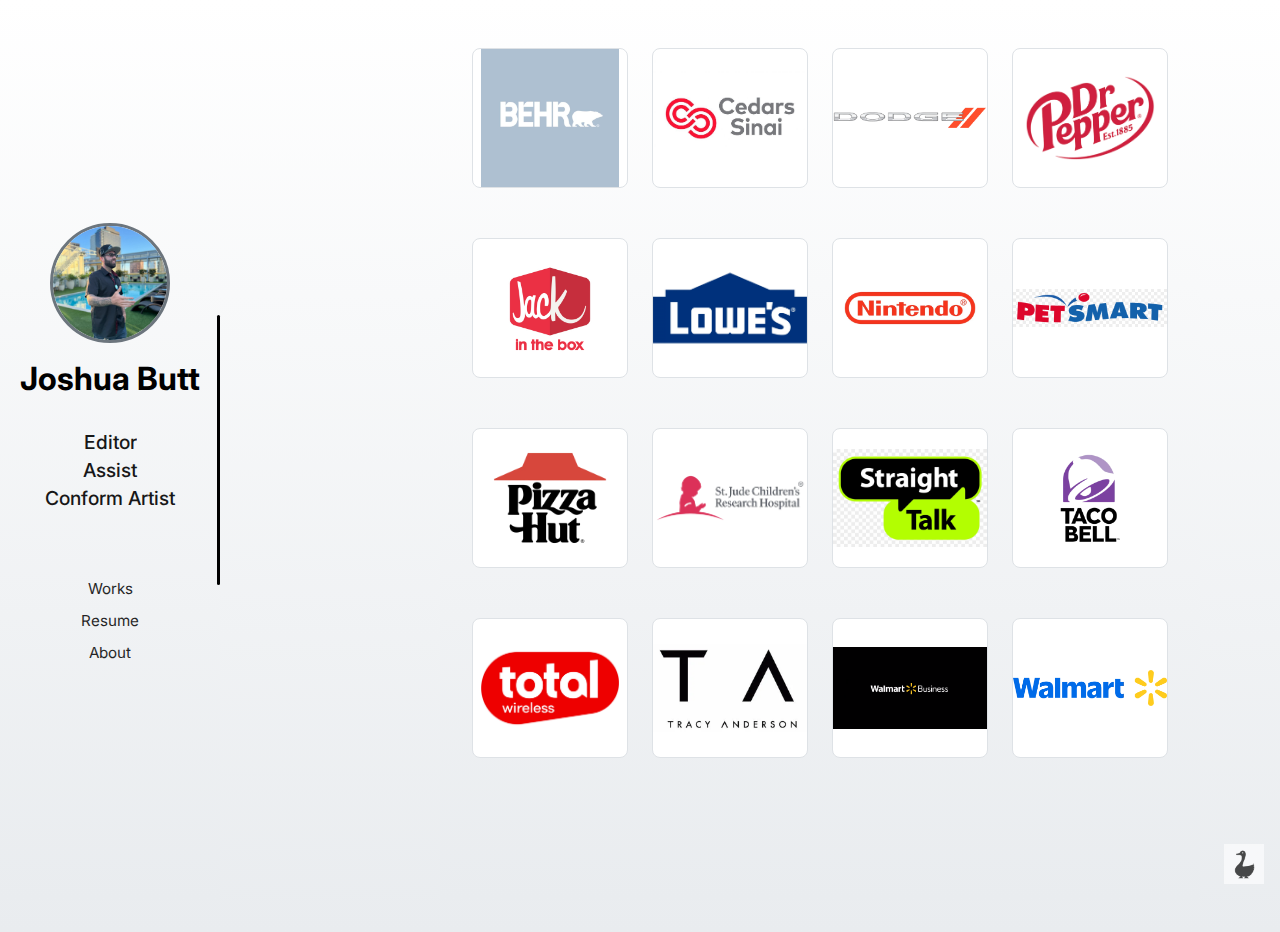
<file: index.html>
<!DOCTYPE html>
<html lang="en">
<head>
  <meta charset="UTF-8" />
  <meta name="viewport" content="width=device-width, initial-scale=1.0"/>
  <title>Joshua Butt / Editor</title>
  <link rel="stylesheet" href="style.css" />
  <link rel="preconnect" href="https://fonts.googleapis.com">
  <link rel="preconnect" href="https://fonts.gstatic.com" crossorigin>
  <link href="https://fonts.googleapis.com/css2?family=Inter:ital,opsz,wght@0,14..32,100..900;1,14..32,100..900&display=swap" rel="stylesheet">
  <meta name="description" content="Joshua Butt is a commercial editor based in Los Angeles, working with brands like Walmart, Behr, Verizon, and Nintendo.">
  <meta property="og:title" content="Joshua Butt / Editor">
  <meta property="og:description" content="Joshua Butt is a commercial editor based in Los Angeles, working with brands like Walmart, Behr, Verizon, and Nintendo.">
  <meta property="og:type" content="website">
  <meta property="og:image" content="images/jbprofileimg.jpeg">
  <meta property="og:url" content="https://yourdomain.com/">
  <link rel="icon" href="favicon.ico" type="image/x-icon">
</head>
<body>
  <div class="container">
    <!-- ── Sidebar ───────────────────────────────────────── -->
    <aside class="sidebar" role="complementary">
      <img class="avatar" src="images/jbprofileimg.jpeg" alt="Joshua Butt avatar" width="120" height="120">
      <h1 class="site-title">Joshua Butt</h1>
      
      <div class="roles-box">
        <h2 class="site-subtitle">Editor</h2>
        <h3 class="site-subtitle">Assist</h3>
        <h3 class="site-subtitle">Conform Artist</h3>
      </div>

      <div class="nav-box">
        <nav class="sidebar-nav">
          <ul>
            <li><a href="#works">Works</a></li>
            <li><a href="#resume">Resume</a></li>
            <li><a href="about.html">About</a></li>
          </ul>
        </nav>
      </div>
    </aside>

    <!-- ── Main content ──────────────────────────────────── -->
    <main class="content" id="main-content" role="main">
      <h1 class="page-title"></h1>
      <div class="gallery"></div>
    </main>
  </div>

  <footer role="contentinfo">
    <img class="goose-logo" src="images/gooselogo.png" alt="Goose logo" width="40" height="40">
  </footer>

  <script src="index.js" defer></script>
  <script src="goose.js" defer></script>
</body>
</html>
</file>
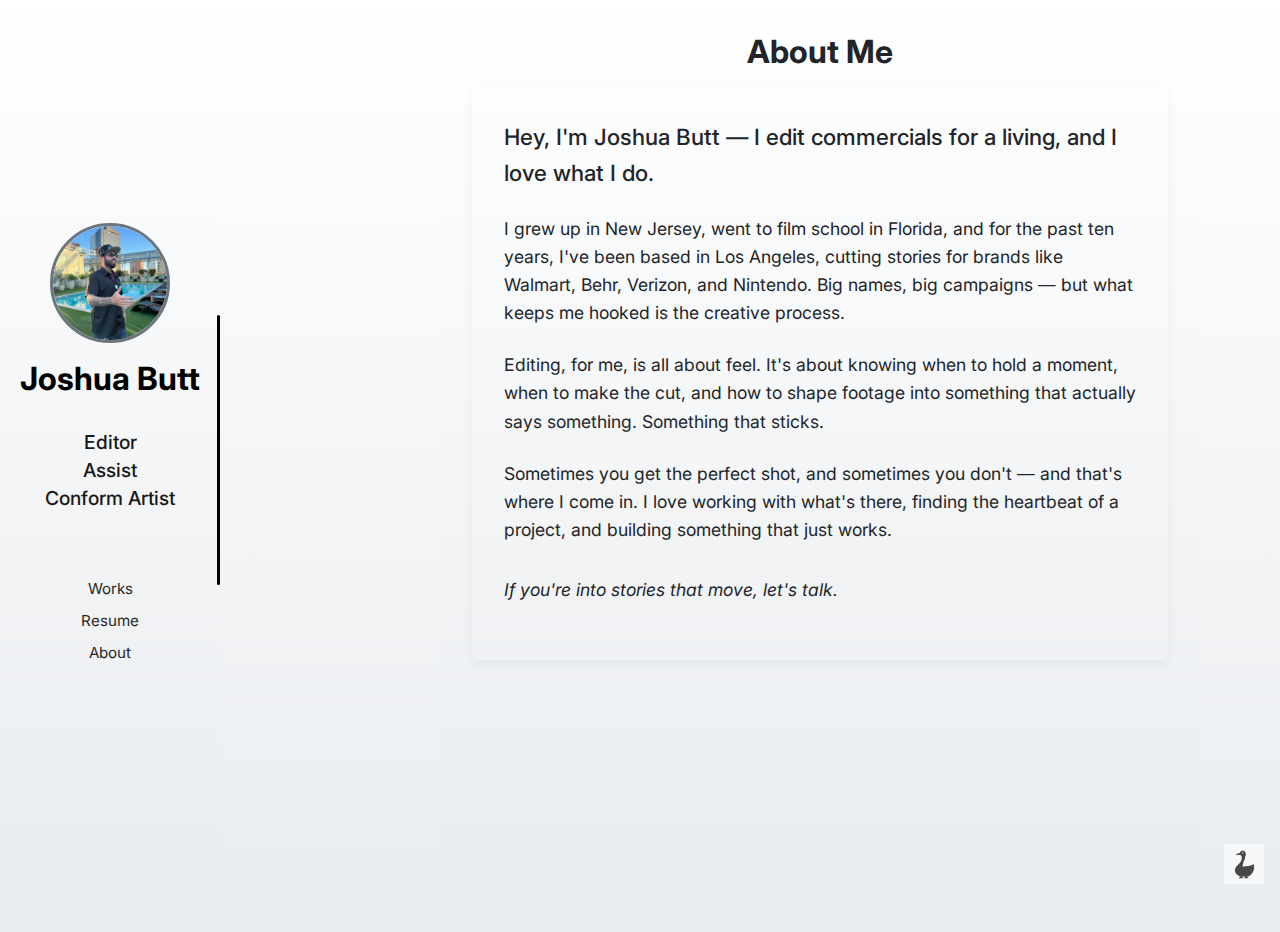
<file: about.html>
<!DOCTYPE html>
<html lang="en">
<head>
  <meta charset="UTF-8" />
  <meta name="viewport" content="width=device-width, initial-scale=1.0"/>
  <meta name="description" content="About Joshua Butt, a commercial editor based in Los Angeles, passionate about storytelling and editing for top brands.">
  <meta property="og:title" content="Joshua Butt / About">
  <meta property="og:description" content="About Joshua Butt, a commercial editor based in Los Angeles, passionate about storytelling and editing for top brands.">
  <meta property="og:type" content="website">
  <meta property="og:image" content="images/jbprofileimg.jpeg">
  <meta property="og:url" content="https://yourdomain.com/about.html">
  <title>Joshua Butt / About</title>
  <link rel="stylesheet" href="style.css" />
  <link rel="preconnect" href="https://fonts.googleapis.com">
  <link rel="preconnect" href="https://fonts.gstatic.com" crossorigin>
  <link href="https://fonts.googleapis.com/css2?family=Inter:ital,opsz,wght@0,14..32,100..900;1,14..32,100..900&display=swap" rel="stylesheet">
  <link rel="icon" href="favicon.ico" type="image/x-icon">
</head>
<body>
  <div class="container">
    <!-- ── Sidebar ───────────────────────────────────────── -->
    <aside class="sidebar" role="complementary">
      <img class="avatar" src="images/jbprofileimg.jpeg" alt="Joshua Butt avatar" width="120" height="120">
      <h1 class="site-title">Joshua Butt</h1>
      
      <div class="roles-box">
        <h2 class="site-subtitle">Editor</h2>
        <h3 class="site-subtitle">Assist</h3>
        <h3 class="site-subtitle">Conform Artist</h3>
      </div>

      <div class="nav-box">
        <nav class="sidebar-nav">
          <ul>
            <li><a href="index.html">Works</a></li>
            <li><a href="#resume">Resume</a></li>
            <li><a href="about.html">About</a></li>
          </ul>
        </nav>
      </div>
    </aside>

    <!-- ── Main content ──────────────────────────────────── -->
    <main class="content" id="main-content" role="main">
      <h1 class="page-title">About Me</h1>
      <div class="about-content">
        <p class="about-intro">Hey, I'm Joshua Butt — I edit commercials for a living, and I love what I do.</p>
        
        <p>I grew up in New Jersey, went to film school in Florida, and for the past ten years, I've been based in Los Angeles, cutting stories for brands like Walmart, Behr, Verizon, and Nintendo. Big names, big campaigns — but what keeps me hooked is the creative process.</p>
        
        <p>Editing, for me, is all about feel. It's about knowing when to hold a moment, when to make the cut, and how to shape footage into something that actually says something. Something that sticks.</p>
        
        <p>Sometimes you get the perfect shot, and sometimes you don't — and that's where I come in. I love working with what's there, finding the heartbeat of a project, and building something that just works.</p>
        
        <p class="about-cta">If you're into stories that move, let's talk.</p>
      </div>
    </main>
  </div>

  <footer role="contentinfo">
    <img class="goose-logo" src="images/gooselogo.png" alt="Goose logo" width="40" height="40">
  </footer>

  <script src="goose.js" defer></script>
</body>
</html>
</file>
<file: style.css>
/*  ───────────────────────────
    ① COLOR SYSTEM  (cool greys)
    ─────────────────────────── */
    :root{
      /* swatch‑based */
      --gray‑100:#F8F9FA;  /* eggshell / tile face */
      --gray‑200:#E9ECEF;  /* very light surface    */
      --gray‑300:#DEE2E6;  /* light divider / hover */
      --gray‑400:#CED4DA;  /* card / sidebar base   */
    
      /* generated darker steps (same hue) */
      --gray‑500:#ADB5BD;
      --gray‑600:#6C757D;
      --gray‑700:#495057;
      --gray‑800:#343A40;
      --gray‑900:#212529;
    
      /* role aliases */
      --bg‑page:var(--gray‑100);
      --bg‑surface:var(--gray‑200);
      --bg‑surface‑hover:var(--gray‑300);
    
      --clr‑sidebar:var(--gray‑700);
      --clr‑sidebar‑accent:var(--gray‑600);
    
      --txt‑primary:var(--gray‑900);
      --txt‑secondary:var(--gray‑600);
    
      --radius:8px;
      --transition:.3s ease;
    }
    
    /*  ───────────────────────────
        ② BASE / RESET
        ─────────────────────────── */
    *{margin:0;padding:0;box-sizing:border-box;}
    
    body{
      font-family: 'Inter', sans-serif;
      font-optical-sizing: auto;
      font-weight: 400;
      font-style: normal;
      background: linear-gradient(180deg, #FFFFFF 0%, #e9ecef 100%);
      color:var(--txt‑primary);
      min-height:100vh;
      display:flex;
      flex-direction:column;
      margin:0;
      padding:0;
      overflow-x:hidden;
    }
    
    a{color:inherit;text-decoration:none;}
    
    .container{
      flex:1;
      display:flex;
      max-width:1200px;
      margin:0;
      padding:0;
      min-height:100vh;
      position:relative;
    }
    
    /*  ───────────────────────────
        ③ SIDEBAR
        ─────────────────────────── */
    .sidebar{
      position:fixed;
      top:0;
      left:0;
      bottom:0;
      width:220px;
      margin:0;
      padding:2rem 1rem;
    
      background: linear-gradient(180deg, #FFFFFF 0%, #e9ecef 100%);
      color: #000000;
      position: relative;
    
      display:flex;
      flex-direction:column;
      justify-content:center;
      text-align:center;
    }
    
    .sidebar::after {
      content: '';
      position: absolute;
      right: 0;
      top: 50%;
      transform: translateY(-50%);
      width: 3px;
      height: 30%;
      background: #000000;
      border-radius: 4px;
    }
    
    .avatar{
      width:120px;height:120px;
      border-radius:50%;
      object-fit:cover;
      margin:0 auto 1rem;
      border:3px solid var(--clr‑sidebar‑accent);
    }
    
    .site-title{
      font-size:2rem;
      margin-bottom:1rem;
      font-weight:700;
      color: #000000;
    }
    
    .roles-box {
      padding: 1rem;
      margin-bottom: 2rem;
    }
    
    .nav-box {
      padding: 1rem;
    }
    
    .site-subtitle{
      font-size:1.2rem;
      margin-bottom:0.25rem !important;
      font-weight:500;
      color: #000000;
      opacity:0.9;
    }
    
    .site-subtitle:last-of-type {
      margin-bottom: 0;
    }
    
    .sidebar-nav ul{list-style:none;}
    .sidebar-nav li+li{margin-top:.75rem;}
    
    .sidebar-nav a{
      font-size:.95rem;
      color: #000000;
      opacity:.85;
      transition:opacity var(--transition);
    }
    .sidebar-nav a:hover{opacity:1;text-decoration:underline;}
    
    .sidebar-nav a[href*="index.html"],
    .sidebar-nav a[href*="#works"],
    .sidebar-nav a[href*="#resume"],
    .sidebar-nav a[href*="about.html"] {
      position: relative;
      z-index: 1;
      transition: background var(--transition), color var(--transition), font-weight var(--transition);
      border-radius: var(--radius);
      padding: 0.25em 0.75em;
    }
    
    .sidebar-nav a[href*="index.html"]:hover,
    .sidebar-nav a[href*="#works"]:hover,
    .sidebar-nav a[href*="#resume"]:hover,
    .sidebar-nav a[href*="about.html"]:hover {
      background: var(--bg-surface-hover);
      color: var(--txt-primary);
      font-weight: 600;
      text-decoration: none;
      box-shadow: 0 2px 8px rgba(0,0,0,0.07);
    }
    
    /*  ───────────────────────────
        ④ MAIN CONTENT
        ─────────────────────────── */
    .content{
      flex:1;
      width:100%;
      padding:2rem;
      margin-left:220px;
      background: linear-gradient(180deg, #FFFFFF 0%, #e9ecef 100%);
    }
    
    .page-title{
      text-align:center;
      margin-bottom:1rem;
      font-size:2rem;
      font-weight:700;
      color:var(--txt‑primary);
    }
    
    /*  ───────────────────────────
        ⑤ GALLERY
        ─────────────────────────── */
    .gallery{
      display:flex;
      flex-direction:column;
      gap:1.5rem;
    }
    
    /* row with four logos */
    .logo-row{
      display:grid;
      grid-template-columns:repeat(4,1fr);
      gap:1.5rem;
    }
    
    /* individual logo tile */
    .tile{
      height:140px;
      background:#fff;          /* ← pure white */
      border:1px solid var(--gray‑300);
      border-radius:var(--radius);
    
      display:flex;
      justify-content:center;
      align-items:center;
    
      cursor:pointer;
      transition:transform var(--transition),box-shadow var(--transition),background var(--transition);
    }
    .tile:hover{
      background:var(--bg‑surface‑hover);
      transform:translateY(-2px) scale(1.04);
      box-shadow:0 12px 22px rgba(0,0,0,.12);
    }
    .tile img{
      max-width:100%;
      max-height:100%;
      object-fit:contain;
      display:block;
    }
    
    /*  ───────────────────────────
        ⑥ VIDEO PANEL  (same slide / fade anim)
        ─────────────────────────── */
    .video-row{
      background:var(--bg‑surface);
      border:1px solid var(--gray‑300);
      border-radius:var(--radius);
    
      overflow:hidden;
      max-height:0;
      opacity:0;
      padding:0 1.2rem;
      transition:
        max-height .45s ease,
        opacity    .35s ease .05s,
        padding    .35s ease;
    }
    .video-row.open{
      max-height:800px;
      opacity:1;
      padding:1.2rem;
    }
    
    .video-row h3{
      margin-bottom:.75rem;
      color:var(--txt‑primary);
    }
    
    .video-links{
      display:flex;
      flex-wrap:wrap;
      gap:.75rem;
    }
    .video-links iframe{
      flex:1 1 260px;
      min-width:240px;
      height:150px;
      border:none;
      border-radius:6px;
      background:var(--gray‑300);
      box-shadow:0 4px 8px rgba(0,0,0,.08);
    }
    
    /*  ───────────────────────────
        ⑦ FOOTER
        ─────────────────────────── */
    footer{
      text-align:center;
      padding:1rem 0;
      font-size:.9rem;
      color:var(--txt‑secondary);
      position:relative;
    }
    
    .goose-logo {
      position:fixed;
      bottom:1rem;
      right:1rem;
      width:40px;
      height:40px;
      opacity:0.7;
      transition:opacity var(--transition);
      cursor:pointer;
    }
    
    .goose-logo:hover {
      opacity:1;
    }
    
    .goose-tooltip {
      position:fixed;
      bottom:4rem;
      right:1rem;
      background:var(--gray‑800);
      color:white;
      padding:0.5rem 1rem;
      border-radius:var(--radius);
      font-size:0.9rem;
      opacity:0;
      transform:translateY(10px);
      transition:opacity var(--transition), transform var(--transition);
      pointer-events:none;
    }
    
    .goose-tooltip.visible {
      opacity:1;
      transform:translateY(0);
    }
    
    /*  ───────────────────────────
        ⑧ MOBILE BREAKPOINT
        ─────────────────────────── */
    @media(max-width:768px){
      .container{flex-direction:column;}
    
      .sidebar{
        position:relative;
        height:auto;
        flex-direction:row;
        align-items:center;
        gap:1.25rem;
        justify-content:flex-start;
        padding:1rem;
      }
    
      .avatar{margin:0;}
      .site-title{margin:0;}
    
      .logo-row{
        grid-template-columns:repeat(auto-fit,minmax(150px,1fr));
        gap:1rem;
      }
    }
    
    /*  ───────────────────────────
        ⑨ ABOUT PAGE
        ─────────────────────────── */
    .about-content {
      max-width: 800px;
      margin: 0 auto;
      padding: 2rem;
      line-height: 1.6;
      color: var(--txt-primary);
      font-size: 1.1rem;
      background: var(--bg-surface);
      border-radius: var(--radius);
      box-shadow: 0 4px 12px rgba(0,0,0,0.05);
    }
    
    .about-content p {
      margin-bottom: 1.5rem;
    }
    
    .about-intro {
      font-size: 1.4rem;
      font-weight: 500;
      margin-bottom: 2rem;
      color: var(--txt-primary);
    }
    
    .about-cta {
      font-style: italic;
      margin-top: 2rem;
      color: var(--txt-primary);
    }
    
    /*  ───────────────────────────
        ⑩ VIDEO POPUP
        ─────────────────────────── */
    .video-popup-overlay {
      position:fixed;
      top:0;
      left:0;
      right:0;
      bottom:0;
      background:rgba(0,0,0,0.8);
      display:none;
      justify-content:center;
      align-items:center;
      z-index:1000;
    }
    
    .video-popup-overlay.open {
      display:flex;
    }
    
    .video-popup-modal {
      position:relative;
      width:90%;
      max-width:1200px;
      aspect-ratio:16/9;
      background:var(--bg‑page);
      border-radius:var(--radius);
      overflow:hidden;
    }
    
    .video-popup-modal iframe {
      width:100%;
      height:100%;
      border:none;
    }
    
    .video-popup-close {
      position:absolute;
      top:1rem;
      right:1rem;
      background:var(--gray‑800);
      color:white;
      border:none;
      border-radius:50%;
      width:2.5rem;
      height:2.5rem;
      font-size:1.5rem;
      cursor:pointer;
      display:flex;
      align-items:center;
      justify-content:center;
      transition:background var(--transition);
    }
    
    .video-popup-close:hover {
      background:var(--gray‑900);
    }
    
    .video-thumbnail {
      flex:1 1 260px;
      min-width:240px;
      height:150px;
      background:var(--gray‑300);
      border-radius:6px;
      overflow:hidden;
      position:relative;
      display:flex;
      align-items:center;
      justify-content:center;
    }
    
    .video-thumbnail::after {
      content:"";
      position:absolute;
      top:0;
      left:0;
      right:0;
      bottom:0;
      background:rgba(0,0,0,0.3);
      display:flex;
      align-items:center;
      justify-content:center;
    }
    
    .video-thumbnail:hover::after {
      background:rgba(0,0,0,0.5);
    }
    
    .video-thumbnail img {
      width:50px;
      height:50px;
      object-fit:contain;
    }
    
    .video-container {
      flex:1 1 260px;
      min-width:240px;
      height:150px;
      position:relative;
      cursor:pointer;
      overflow:hidden;
      border-radius:6px;
      background:var(--gray‑300);
    }
    
    .video-container iframe {
      width:100%;
      height:100%;
      border:none;
      border-radius:6px;
    }
    
    .video-container::after {
      content:"";
      position:absolute;
      top:0;
      left:0;
      right:0;
      bottom:0;
      background:rgba(0,0,0,0.3);
      transition:background var(--transition);
    }
    
    .video-container:hover::after {
      background:rgba(0,0,0,0.5);
    }
</file>
